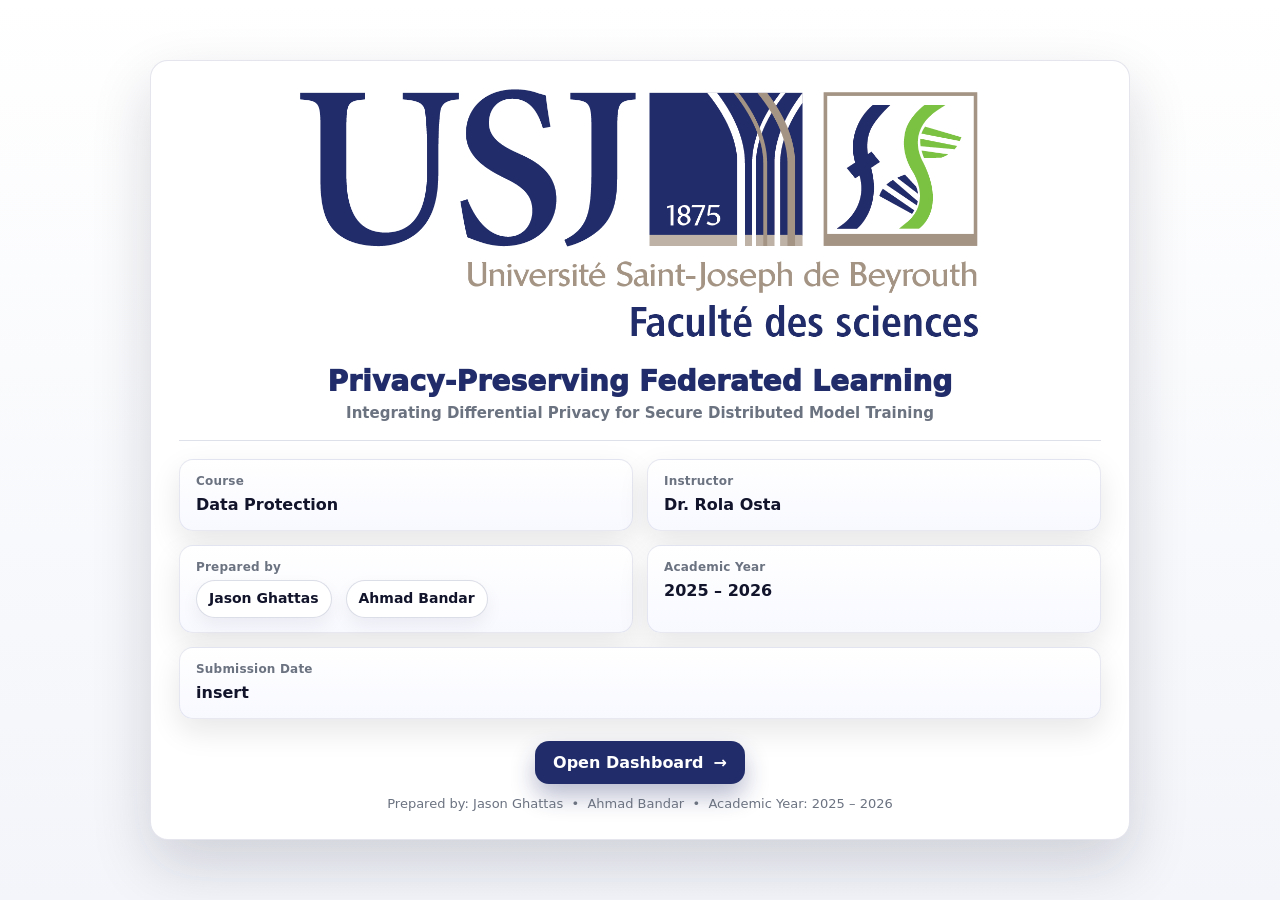
<file: index.html>
<!doctype html>
<html lang="en">
<head>
  <meta charset="utf-8" />
  <meta name="viewport" content="width=device-width,initial-scale=1" />
  <title>USJ — Project Cover</title>

  <style>
    :root{
      --navy:#212D6A;
      --green:#7CC242;
      --stone:#A0A07D;
      --bg:#F3F5FA;
      --card:#FFFFFF;
      --text:#11142B;
      --muted:#6B7280;
      --border:rgba(33,45,106,.12);
      --shadow-lg:0 25px 60px rgba(17,20,43,.16);
      --shadow-md:0 12px 30px rgba(17,20,43,.10);
      --radius:18px;
    }

    *{ box-sizing:border-box; }

    body{
      margin:0;
      font-family:system-ui,-apple-system,Segoe UI,Roboto,Arial,sans-serif;
      color:var(--text);
      background:linear-gradient(180deg,#ffffff 0%,var(--bg) 100%);
      min-height:100vh;
      display:flex;
      align-items:center;
      justify-content:center;
      padding:28px;
    }

    .wrap{
      width:min(980px, 100%);
    }

    .card{
      background:var(--card);
      border:1px solid var(--border);
      border-radius:var(--radius);
      box-shadow:var(--shadow-lg);
      padding:28px;
    }

    .logo{
      display:flex;
      justify-content:center;
      margin-bottom:18px;
    }

    .logo img{
      width:min(680px, 100%);
      height:auto;
      object-fit:contain;
    }

    .title{
      text-align:center;
      margin-top:10px;
    }

    h1{
      margin:0;
      font-size:28px;
      font-weight:950;
      color:var(--navy);
      letter-spacing:.2px;
    }

    .subtitle{
      margin-top:6px;
      font-size:15px;
      font-weight:700;
      color:var(--muted);
    }

    .sep{
      height:1px;
      background:rgba(33,45,106,.14);
      margin:18px 0;
    }

    .meta{
      display:grid;
      grid-template-columns:repeat(2, minmax(0, 1fr));
      gap:14px;
    }

    @media(max-width:720px){
      .meta{ grid-template-columns:1fr; }
    }

    .box{
      background:linear-gradient(180deg,#ffffff,#f8f9ff);
      border:1px solid rgba(33,45,106,.10);
      border-radius:14px;
      padding:14px 16px;
      box-shadow:var(--shadow-md);
    }

    .label{
      font-size:12px;
      color:var(--muted);
      font-weight:800;
      letter-spacing:.2px;
    }

    .value{
      margin-top:6px;
      font-size:16px;
      font-weight:900;
      color:var(--text);
      line-height:1.4;
    }

    .prepared{
      display:flex;
      gap:14px;
      flex-wrap:wrap;
      margin-top:6px;
      font-weight:900;
    }

    .chip{
      border:1px solid rgba(33,45,106,.16);
      border-radius:999px;
      padding:8px 12px;
      background:#fff;
      box-shadow:0 8px 18px rgba(17,20,43,.06);
      font-size:14px;
    }

    .actions{
      display:flex;
      justify-content:center;
      margin-top:22px;
      gap:12px;
      flex-wrap:wrap;
    }

    .btn{
      appearance:none;
      border:none;
      border-radius:14px;
      padding:12px 18px;
      font-weight:900;
      cursor:pointer;
      transition:transform .2s ease, box-shadow .2s ease;
      text-decoration:none;
      display:inline-flex;
      align-items:center;
      gap:10px;
    }

    .btn-primary{
      background:var(--navy);
      color:#fff;
      box-shadow:0 12px 24px rgba(33,45,106,.32);
    }

    .btn-primary:hover{
      transform:translateY(-2px);
      box-shadow:0 18px 32px rgba(33,45,106,.36);
    }

    .hint{
      text-align:center;
      margin-top:12px;
      font-size:13px;
      color:var(--muted);
    }
  </style>
</head>

<body>
  <div class="wrap">
    <div class="card">
      <!-- Logo -->
      <div class="logo">
        <img src="usj-ff.png" alt="USJ — Faculté des sciences" />
      </div>

      <!-- Title -->
      <div class="title">
        <h1>Privacy-Preserving Federated Learning</h1>
        <div class="subtitle">Integrating Differential Privacy for Secure Distributed Model Training</div>
      </div>

      <div class="sep"></div>

      <!-- Info -->
      <div class="meta">
        <div class="box">
          <div class="label">Course</div>
          <div class="value">Data Protection</div>
        </div>

        <div class="box">
          <div class="label">Instructor</div>
          <div class="value">Dr. Rola Osta</div>
        </div>

        <div class="box">
          <div class="label">Prepared by</div>
          <div class="value">
            <div class="prepared">
              <span class="chip">Jason Ghattas</span>
              <span class="chip">Ahmad Bandar</span>
            </div>
          </div>
        </div>

        <div class="box">
          <div class="label">Academic Year</div>
          <div class="value">2025 – 2026</div>
        </div>

        <div class="box" style="grid-column:1/-1;">
          <div class="label">Submission Date</div>
          <div class="value">insert</div>
        </div>
      </div>

      <!-- Button -->
      <div class="actions">
        <a class="btn btn-primary" href="usj_dashboard.html">
          <span>Open Dashboard</span>
          <span aria-hidden="true">→</span>
        </a>
      </div>

      <div class="hint">
        Prepared by: Jason Ghattas &nbsp;•&nbsp; Ahmad Bandar &nbsp;•&nbsp; Academic Year: 2025 – 2026
      </div>
    </div>
  </div>
</body>
</html>
</file>
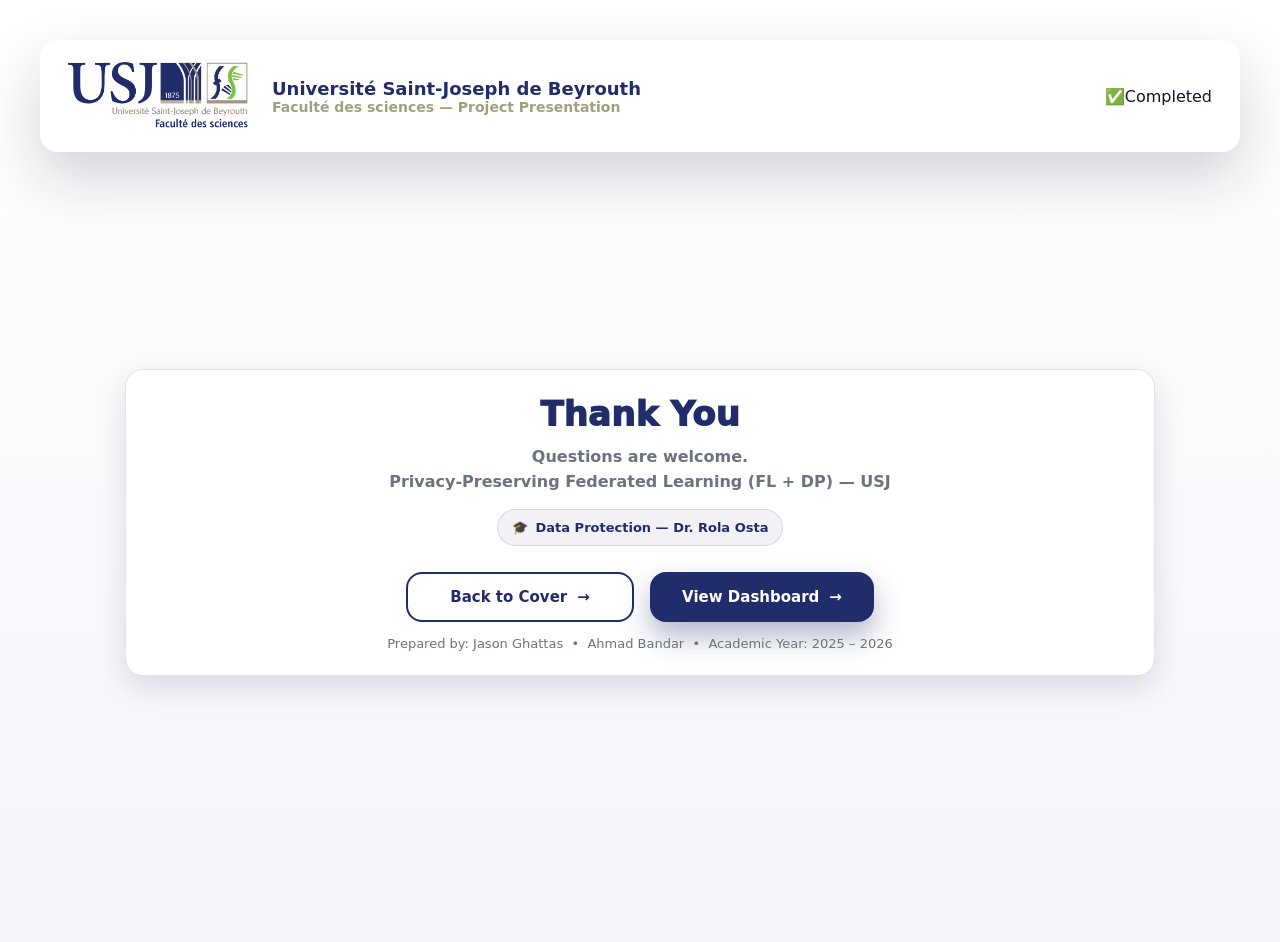
<file: dashboard2.html>
<!doctype html>
<html lang="en">
<head>
  <meta charset="utf-8" />
  <meta name="viewport" content="width=device-width,initial-scale=1" />
  <title>USJ — Thank You</title>

  <link rel="stylesheet" href="usj_dashboard.css" />

  <style>
    /* Minimal page-specific styles (keeps same design language) */
    .center-wrap{
      min-height: calc(100vh - 220px);
      display:flex;
      align-items:center;
      justify-content:center;
    }
    .thank-card{
      max-width: 980px;
      width: 100%;
      text-align: center;
    }
    .thank-title{
      margin: 0;
      font-size: 34px;
      font-weight: 950;
      color: var(--navy);
      letter-spacing: .2px;
    }
    .thank-sub{
      margin-top: 10px;
      color: var(--muted);
      font-size: 16px;
      font-weight: 650;
      line-height: 1.6;
    }
    .thank-actions{
      margin-top: 18px;
      display:flex;
      justify-content:center;
      gap: 12px;
      flex-wrap:wrap;
    }
    .pill{
      display:inline-flex;
      align-items:center;
      justify-content:center;
      gap:8px;
      padding:10px 14px;
      border-radius:999px;
      border:1px solid rgba(33,45,106,.14);
      background: rgba(33,45,106,.06);
      color: var(--navy);
      font-weight: 900;
      font-size: 13px;
      margin-top: 14px;
    }
    .footer-note{
      margin-top: 14px;
      color: var(--muted);
      font-size: 13px;
    }
    /* ===== Professional Button Styles ===== */

    .actions{
      margin-top: 26px;
      display:flex;
      justify-content:center;
      gap:16px;
      flex-wrap:wrap;
    }

.btn{
  appearance:none;
  border-radius:16px;
  padding:14px 22px;
  font-weight:900;
  font-size:15px;
  cursor:pointer;
  text-decoration:none;
  display:inline-flex;
  align-items:center;
  gap:10px;
  transition:all .25s ease;
  min-width:180px;
  justify-content:center;
}

/* Primary button (main action) */
.btn-primary{
  background:var(--navy);
  color:#fff;
  box-shadow:0 14px 28px rgba(33,45,106,.35);
}

.btn-primary:hover{
  transform:translateY(-3px);
  box-shadow:0 22px 40px rgba(33,45,106,.45);
}

/* Secondary button */
.btn-secondary{
  background:#fff;
  color:var(--navy);
  border:2px solid var(--navy);
}

.btn-secondary:hover{
  background:var(--navy);
  color:#fff;
}
  </style>
</head>

<body>
  <div class="container">

    <!-- Same top header style as your dashboards -->
    <div class="brandbar">
      <div class="brand-left">
        <img class="brand-logo" src="usj-ff.png" alt="USJ – Faculté des sciences" />
        <div class="brand-title">
          <div class="uni">Université Saint-Joseph de Beyrouth</div>
          <div class="fac">Faculté des sciences — Project Presentation</div>
        </div>
      </div>

      <div class="brand-actions">
        <span class="badge"><span>✅</span><span>Completed</span></span>
      </div>
    </div>

    <div class="center-wrap">
      <div class="card thank-card">
        <h1 class="thank-title">Thank You</h1>

        <div class="thank-sub">
          Questions are welcome.<br/>
          Privacy-Preserving Federated Learning (FL + DP) — USJ
        </div>

        <div class="pill">
          <span>🎓</span>
          <span>Data Protection — Dr. Rola Osta</span>
        </div>

        <div class="actions">
          <a class="btn btn-secondary" href="index.html">
            <span>Back to Cover</span>
            <span aria-hidden="true">→</span>
          </a>
          <a class="btn btn-primary" href="usj_dashboard.html">
            <span>View Dashboard</span>
            <span aria-hidden="true">→</span>
          </a>
        </div>

        <div class="footer-note">
          Prepared by: Jason Ghattas &nbsp;•&nbsp; Ahmad Bandar &nbsp;•&nbsp; Academic Year: 2025 – 2026
        </div>
      </div>
    </div>

  </div>
</body>
</html>
</file>
<file: usj_dashboard.css>
/* =========================================
   USJ Professional Dashboard — Final Clean
========================================= */

:root{
  --navy:#212D6A;
  --green:#7CC242;
  --stone:#A0A07D;

  --bg:#F3F5FA;
  --card:#FFFFFF;

  --text:#11142B;
  --muted:#6B7280;

  --border:rgba(33,45,106,.12);

  --shadow-sm:0 4px 12px rgba(17,20,43,.08);
  --shadow-md:0 12px 30px rgba(17,20,43,.12);
  --shadow-lg:0 25px 60px rgba(17,20,43,.18);

  --radius:18px;
}

/* ===== Base ===== */

body{
  margin:0;
  font-family:system-ui,-apple-system,Segoe UI,Roboto;
  background:linear-gradient(180deg,#ffffff 0%,var(--bg) 100%);
  color:var(--text);
}
/* Card header layout (supports reload button above graph) */
.card-header{
  display:flex;
  align-items:flex-start;
  justify-content:space-between;
  gap:16px;
}

.card-actions{
  display:flex;
  align-items:center;
  gap:10px;
  flex-wrap:wrap;
}
.container{
  width:min(1200px,95%);
  margin:40px auto 80px;
}

/* ===== Brand Header ===== */

.brandbar{
  display:flex;
  justify-content:space-between;
  align-items:center;
  background:var(--card);
  padding:22px 28px;
  border-radius:var(--radius);
  box-shadow:var(--shadow-lg);
  margin-bottom:30px;
}

.brand-left{
  display:flex;
  align-items:center;
  gap:24px;
}

.brand-logo{
  width:180px;
  object-fit:contain;
}

.brand-title .uni{
  font-weight:900;
  font-size:18px;
  color:var(--navy);
}

.brand-title .fac{
  font-size:14px;
  color:var(--stone);
  font-weight:600;
}

/* ===== Header ===== */

.header{
  margin-bottom:25px;
}

h1{
  font-size:30px;
  color:var(--navy);
  font-weight:900;
  margin:0;
}

.subtitle{
  margin-top:6px;
  color:var(--muted);
  font-size:14px;
}

/* ===== Cards ===== */

.card{
  background:var(--card);
  border-radius:var(--radius);
  padding:24px;
  border:1px solid var(--border);
  box-shadow:var(--shadow-md);
}

.card-title{
  font-weight:800;
  font-size:16px;
  color:var(--navy);
}

.grid{
  display:grid;
  gap:24px;
}

@media(min-width:1000px){
  .grid{
    grid-template-columns:1.35fr .65fr;
  }
  .span2{grid-column:1/-1;}
}

/* ===== KPI Section ===== */

.kpis{
  display:grid;
  grid-template-columns:repeat(2,1fr);
  gap:16px;
}

.kpi{
  background:linear-gradient(180deg,#ffffff,#f8f9ff);
  border-radius:14px;
  padding:18px;
  box-shadow:var(--shadow-sm);
}

.kpi .label{
  font-size:12px;
  color:var(--muted);
}

.kpi .value{
  font-size:22px;
  font-weight:900;
  margin-top:6px;
}

/* ===== Button ===== */

button{
  background:var(--navy);
  color:white;
  border:none;
  padding:10px 18px;
  border-radius:12px;
  font-weight:800;
  cursor:pointer;
  box-shadow:0 8px 18px rgba(33,45,106,.35);
  transition:all .25s ease;
}

button:hover{
  transform:translateY(-3px);
  box-shadow:0 14px 28px rgba(33,45,106,.4);
}

/* ===== Table ===== */

.table-wrap{
  overflow:auto;
  border-radius:var(--radius);
  box-shadow:var(--shadow-md);
  margin-top:10px;
}

table{
  width:100%;
  border-collapse:collapse;
  background:white;
}

thead{
  background:var(--navy);
  color:white;
}

th,td{
  padding:16px;
  text-align:left;
}

tbody tr{
  border-bottom:1px solid #eee;
}

tbody tr:hover{
  background:rgba(124,194,66,.08);
}

/* numeric cells */
.num{
  text-align:right;
  font-variant-numeric: tabular-nums;
}

/* ===== Graph Container ===== */

.canvas-wrap{
  background:white;
  border-radius:var(--radius);
  box-shadow:var(--shadow-lg);
  padding:20px 30px 40px 90px;
  height: 350px;
  /* left padding increased to prevent Y-axis cropping */
}

/* Canvas responsive */
canvas{
  width:100% !important;
  height:420px !important;
  display:block;
}

/* ===== Small helpers ===== */

.muted{
  color:var(--muted);
  font-size:14px;
}

/* ===== NEW: Document / Presentation Section ===== */

.doc{
  line-height:1.6;
}

.doc-head{
  display:flex;
  align-items:flex-start;
  justify-content:space-between;
  gap:16px;
}

.doc-title{
  font-size:22px;
  font-weight:950;
  color:var(--navy);
}

.doc-subtitle{
  margin-top:4px;
  color:var(--muted);
  font-weight:600;
}

.doc-sep{
  height:1px;
  background:rgba(33,45,106,.12);
  margin:18px 0;
}

.doc h2{
  margin:18px 0 8px;
  font-size:16px;
  font-weight:900;
  color:var(--navy);
}

.doc h3{
  margin:14px 0 6px;
  font-size:14px;
  font-weight:900;
  color:var(--text);
}

.doc p{
  margin:8px 0;
  color:var(--text);
}

.doc ul, .doc ol{
  margin:8px 0 8px 18px;
}

.meta-grid{
  display:grid;
  grid-template-columns:repeat(3, minmax(0,1fr));
  gap:14px;
}

@media(max-width:900px){
  .meta-grid{
    grid-template-columns:repeat(2, minmax(0,1fr));
  }
}
@media(max-width:560px){
  .meta-grid{
    grid-template-columns:1fr;
  }
}

.meta-block{
  background:linear-gradient(180deg,#ffffff,#f8f9ff);
  border:1px solid rgba(33,45,106,.10);
  border-radius:14px;
  padding:14px;
  box-shadow:var(--shadow-sm);
}

.meta-label{
  font-size:12px;
  color:var(--muted);
  font-weight:700;
}

.meta-value{
  margin-top:6px;
  font-weight:900;
  color:var(--text);
}

.codebox{
  background:#0f172a;
  color:#e5e7eb;
  border-radius:14px;
  padding:14px;
  overflow:auto;
  font-size:13px;
  line-height:1.5;
}

.table-lite{
  border-radius:var(--radius);
  overflow:auto;
  box-shadow:var(--shadow-sm);
  border:1px solid rgba(33,45,106,.10);
  margin-top:10px;
}

.table-lite table thead{
  background:rgba(33,45,106,.96);
}
</file>
